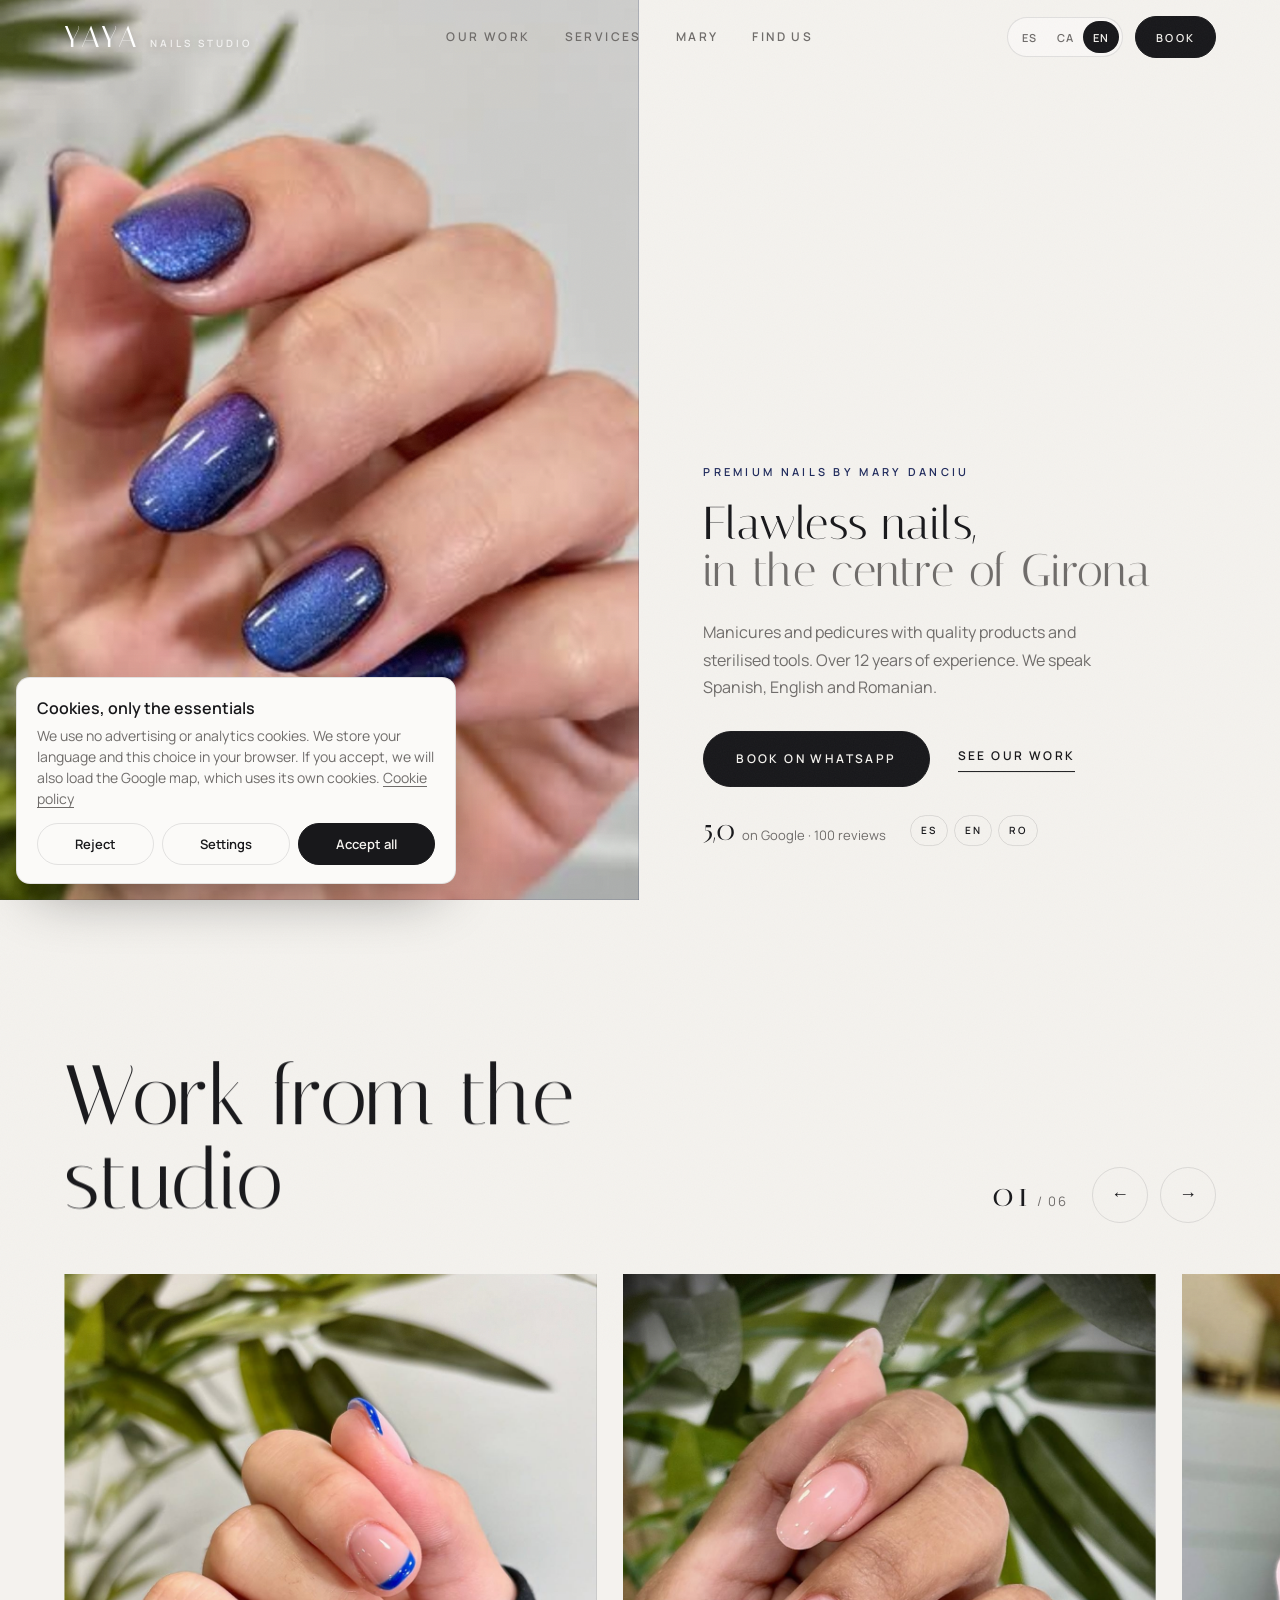
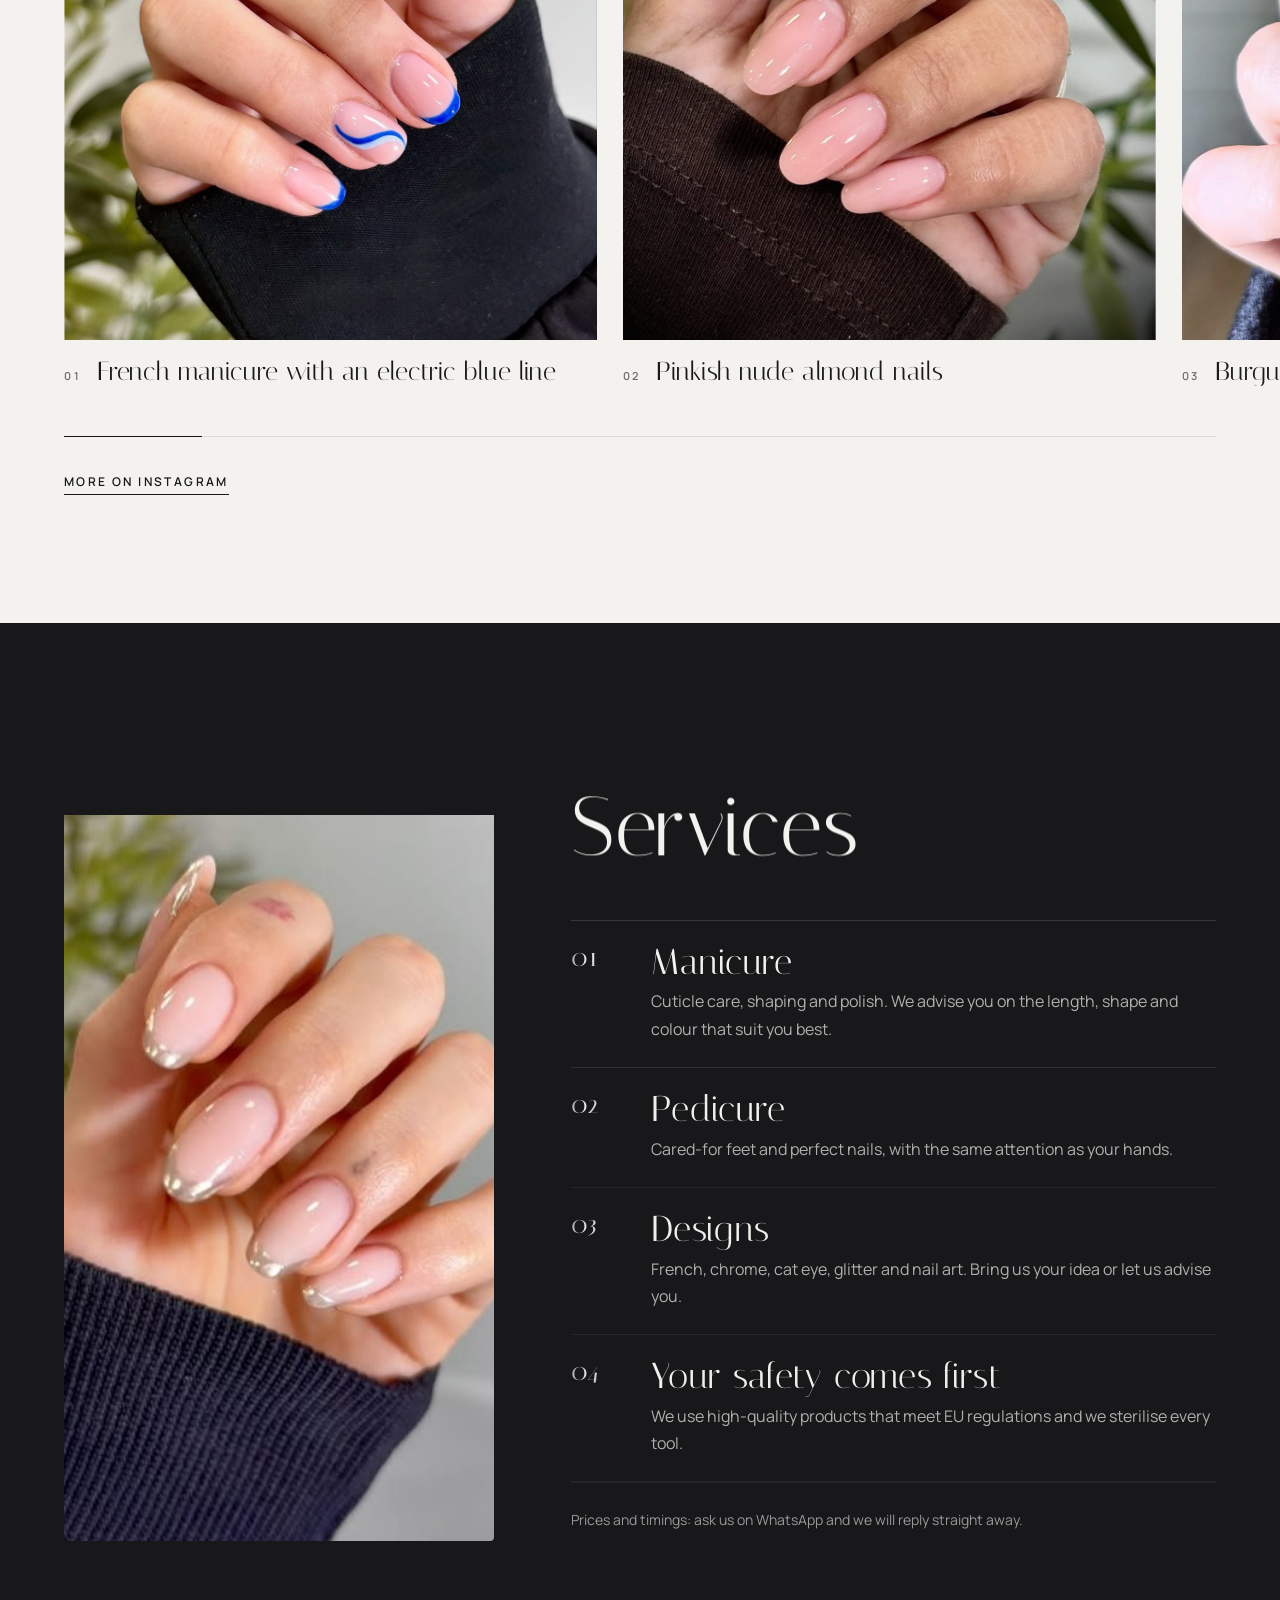
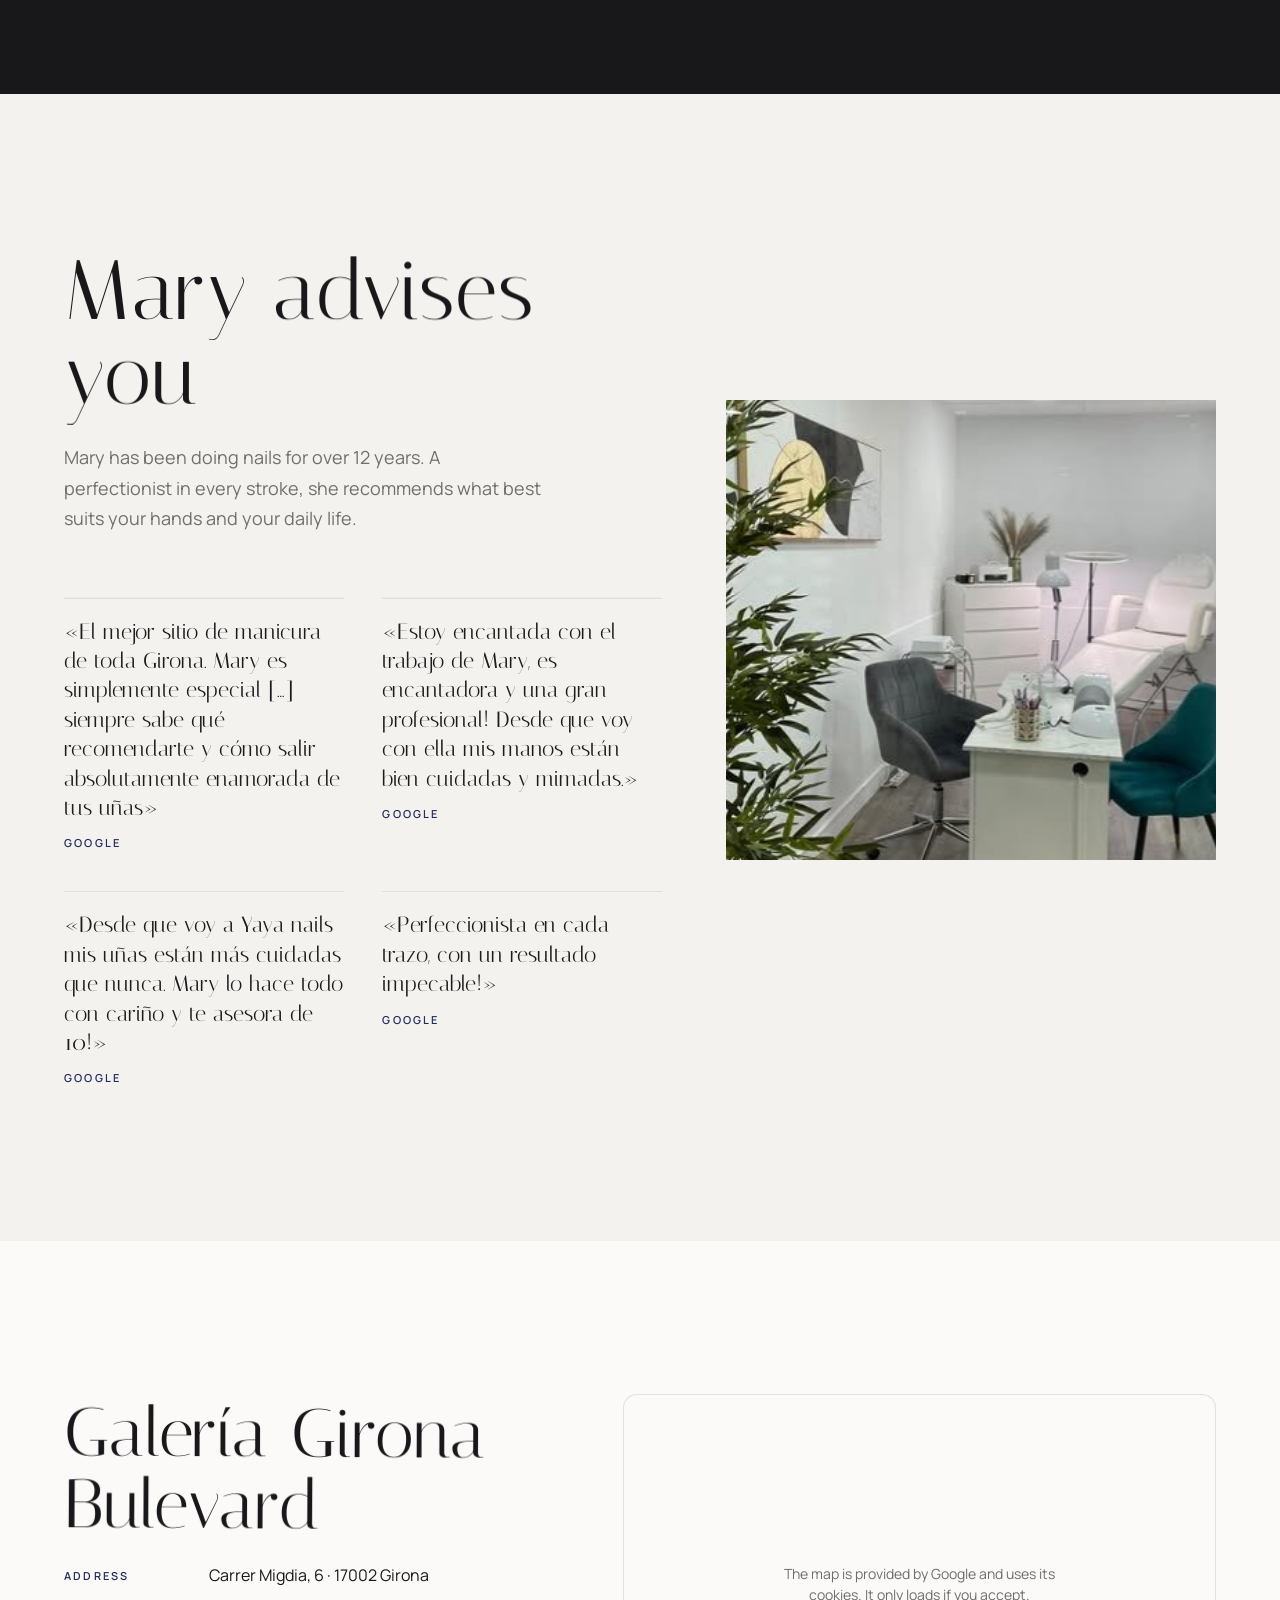
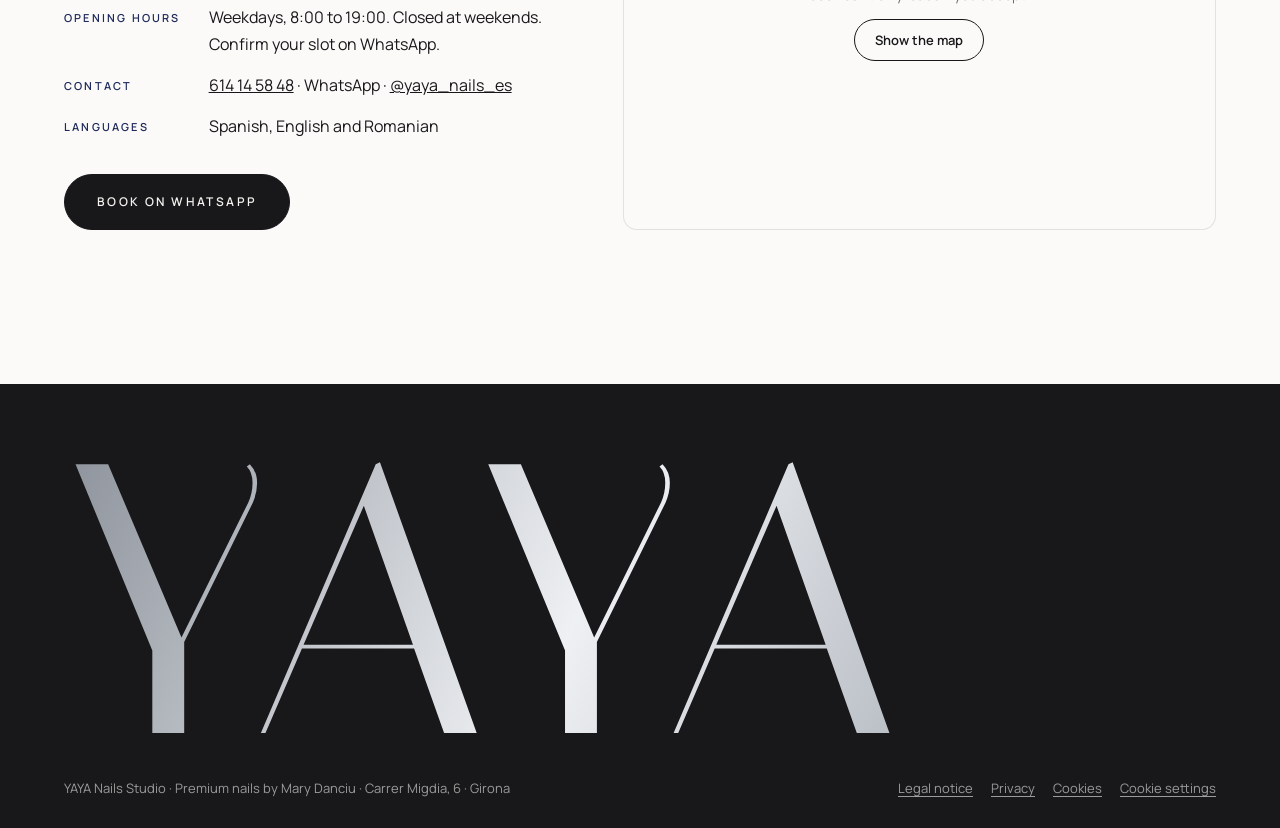
<file: index.html>
<!doctype html>
<html lang="es">
<head>
<meta charset="utf-8">
<meta name="viewport" content="width=device-width, initial-scale=1, viewport-fit=cover">
<title>YAYA Nails Studio · Uñas premium en Girona</title>
<meta name="description" content="YAYA Nails Studio, uñas premium by Mary Danciu en la Galería Girona Bulevard (Carrer Migdia 6). Manicura, pedicura, francesa, cromado y ojo de gato. 5,0 en Google. Cita por WhatsApp.">
<meta name="theme-color" content="#f4f2ee">
<link rel="icon" href="assets/favicon.svg" type="image/svg+xml">
<link rel="alternate" hreflang="es" href="?lang=es"><link rel="alternate" hreflang="ca" href="?lang=ca"><link rel="alternate" hreflang="en" href="?lang=en">
<meta property="og:title" content="YAYA Nails Studio · Uñas premium en Girona">
<meta property="og:description" content="Uñas premium by Mary Danciu. Cita por WhatsApp.">
<meta property="og:image" content="assets/img/francesa-azul.jpg">
<script>document.documentElement.classList.add('js')</script>
<link rel="stylesheet" href="css/fonts.css">
<link rel="stylesheet" href="css/premium.css">
<link rel="stylesheet" href="css/style.css">
<link rel="stylesheet" href="css/legal.css">
<script type="application/ld+json">
{"@context":"https://schema.org","@type":"NailSalon","name":"YAYA Nails Studio","telephone":"+34614145848","address":{"@type":"PostalAddress","streetAddress":"Carrer Migdia, 6 (Galería Girona Bulevard)","postalCode":"17002","addressLocality":"Girona","addressRegion":"Girona","addressCountry":"ES"},"aggregateRating":{"@type":"AggregateRating","ratingValue":"5.0","reviewCount":"100"},"sameAs":["https://www.instagram.com/yaya_nails_es/"],"knowsLanguage":["es","en","ro"]}
</script>
</head>
<body class="grain" data-cursor>
<a class="skip" href="#main" data-i18n="skip">Saltar al contenido</a>

<header class="top">
  <a class="brand" href="#main" aria-label="YAYA Nails Studio, inicio">YAYA<small>Nails Studio</small></a>
  <nav class="nav" aria-label="Principal">
    <a href="#coleccion" data-i18n="n2">Trabajos</a>
    <a href="#servicios" data-i18n="n3">Servicios</a>
    <a href="#mary">Mary</a>
    <a href="#visita" data-i18n="n4">Dónde estamos</a>
  </nav>
  <div class="top-r">
    <div class="langs" role="group" aria-label="Idioma"><button type="button" data-lang="es">ES</button><button type="button" data-lang="ca">CA</button><button type="button" data-lang="en">EN</button></div>
    <a class="btn btn-sm wa" href="https://wa.me/34614145848" target="_blank" rel="noopener" data-mag data-i18n="cita">Pedir cita</a>
  </div>
</header>

<main id="main">
  <!-- PORTADA: el reel del ojo de gato a sangre y el nombre en cromo -->
  <section class="hero" id="hero" aria-labelledby="h1">
    <figure class="h-vid" id="hVid">
      <video data-video autoplay muted loop playsinline preload="auto" poster="assets/img/ojo-de-gato.jpg" aria-label="Uñas azul noche con efecto ojo de gato moviéndose bajo la luz" data-i18n-attr="aria-label:g2"><source src="assets/video/ojo-de-gato.mp4" type="video/mp4"></video>
    </figure>
    <div class="h-txt">
      <p class="name" aria-hidden="true"><span>Y</span><span>A</span><span>Y</span><span>A</span></p>
      <p class="kick" data-hero data-d=".6" data-i18n="hk">Uñas premium by Mary Danciu</p>
      <h1 id="h1"><span data-split data-hero data-d=".7" data-i18n="h1a">Uñas impecables,</span> <span class="i" data-split data-hero data-d=".8" data-i18n="h1b">en el centro de Girona</span></h1>
      <p class="hero-p" data-hero data-d=".95" data-i18n="hp">Manicura y pedicura con productos de calidad y herramientas esterilizadas. Más de 12 años de experiencia. Te atendemos en español, inglés y rumano.</p>
      <div class="hero-cta" data-hero data-d="1.05">
        <a class="btn wa" href="https://wa.me/34614145848" target="_blank" rel="noopener" data-mag data-i18n="citaWa">Pedir cita por WhatsApp</a>
        <a class="link" href="#coleccion" data-i18n="see">Ver trabajos</a>
      </div>
      <div class="hero-meta" data-hero data-d="1.15">
        <p class="rate"><b>5,0</b> <span data-i18n="rate">en Google · 100 reseñas</span></p>
        <ul class="tongues" aria-label="Idiomas"><li>ES</li><li>EN</li><li>RO</li></ul>
      </div>
    </div>
  </section>

  <!-- COLECCIÓN: un lookbook que se arrastra -->
  <section class="coleccion" id="coleccion" aria-labelledby="c-h">
    <div class="c-head">
      <h2 id="c-h" data-split data-i18n="th">Trabajos del estudio</h2>
      <div class="c-nav">
        <p class="c-count" aria-hidden="true"><b id="cNum">01</b> / <span id="cTot">06</span></p>
        <button type="button" class="arw" id="cPrev" aria-label="Anterior" data-i18n-attr="aria-label:prev">←</button>
        <button type="button" class="arw" id="cNext" aria-label="Siguiente" data-i18n-attr="aria-label:next">→</button>
      </div>
    </div>
    <div class="track" id="track" tabindex="0" aria-label="Galería de trabajos" data-i18n-attr="aria-label:galL">
      <figure class="slide"><img src="assets/img/francesa-azul.jpg" alt="Francesa con línea azul eléctrico" width="1132" height="1440" loading="lazy" data-i18n-attr="alt:g4"><figcaption><span>01</span><b data-i18n="g4">Francesa con línea azul eléctrico</b></figcaption></figure>
      <figure class="slide"><img src="assets/img/nude-almendra.jpg" alt="Uñas nude rosadas en forma de almendra" width="1140" height="1440" loading="lazy" data-i18n-attr="alt:g3"><figcaption><span>02</span><b data-i18n="g3">Uñas nude rosadas en forma de almendra</b></figcaption></figure>
      <figure class="slide"><img src="assets/img/burdeos-brillo.jpg" alt="Uñas burdeos con brillo y un anillo dorado" width="1402" height="1440" loading="lazy" data-i18n-attr="alt:g1"><figcaption><span>03</span><b data-i18n="g1">Uñas burdeos con brillo y un anillo dorado</b></figcaption></figure>
      <figure class="slide"><img src="assets/img/nude-cromo.jpg" alt="Uñas nude con detalles cromados en espiral" width="1152" height="1440" loading="lazy" data-i18n-attr="alt:g6"><figcaption><span>04</span><b data-i18n="g6">Uñas nude con detalles cromados en espiral</b></figcaption></figure>
      <figure class="slide"><img src="assets/img/rosa-largo.jpg" alt="Uñas largas rosa claro sobre ropa vaquera" width="1152" height="1440" loading="lazy" data-i18n-attr="alt:g7"><figcaption><span>05</span><b data-i18n="g7">Uñas largas rosa claro sobre ropa vaquera</b></figcaption></figure>
      <figure class="slide"><img src="assets/img/francesa-rosa.jpg" alt="Francesa con punta rosa" width="1152" height="1440" loading="lazy" data-i18n-attr="alt:g8"><figcaption><span>06</span><b data-i18n="g8">Francesa con punta rosa</b></figcaption></figure>
    </div>
    <div class="c-bar" aria-hidden="true"><i id="cBar"></i></div>
    <a class="link" href="https://www.instagram.com/yaya_nails_es/" target="_blank" rel="noopener" data-i18n="more">Más en Instagram</a>
  </section>

  <!-- SERVICIOS -->
  <section class="servicios" id="servicios" aria-labelledby="s-h">
    <figure class="s-vid" data-img><video data-video autoplay muted loop playsinline preload="metadata" poster="assets/img/francesa-cromo.jpg" aria-label="Francesa con punta cromada" data-i18n-attr="aria-label:g5"><source src="assets/video/cromo.mp4" type="video/mp4"></video></figure>
    <div class="s-txt">
      <h2 id="s-h" data-split data-i18n="sh">Servicios</h2>
      <ol class="s-list">
        <li data-up><span>01</span><div><h3 data-i18n="s1h">Manicura</h3><p data-i18n="s1p">Cuidado de cutículas, forma y esmaltado. Te asesoramos sobre el largo, la forma y el color que mejor te quedan.</p></div></li>
        <li data-up><span>02</span><div><h3 data-i18n="s2h">Pedicura</h3><p data-i18n="s2p">Pies cuidados y uñas perfectas, con el mismo mimo que en las manos.</p></div></li>
        <li data-up><span>03</span><div><h3 data-i18n="s3h">Diseños</h3><p data-i18n="s3p">Francesa, cromado, ojo de gato, brillo y nail art. Tráenos tu idea o déjate aconsejar.</p></div></li>
        <li data-up><span>04</span><div><h3 data-i18n="s4h">Tu seguridad, primero</h3><p data-i18n="s4p">Trabajamos con productos de alta calidad que cumplen la normativa europea y esterilizamos todas las herramientas.</p></div></li>
      </ol>
      <p class="s-note" data-up data-i18n="snote">Precios y duración: pregúntanos por WhatsApp y te respondemos enseguida.</p>
    </div>
  </section>

  <!-- MARY -->
  <section class="mary" id="mary" aria-labelledby="m-h">
    <div class="m-top">
      <h2 id="m-h" data-split data-i18n="mh">Mary te asesora</h2>
      <p data-up data-i18n="mp">Mary lleva más de 12 años haciendo uñas. Perfeccionista en cada trazo, te recomienda lo que mejor va con tus manos y tu día a día.</p>
    </div>
    <figure class="m-img" data-img><img src="assets/img/estudio.jpg" alt="El estudio de YAYA Nails, luminoso, con mesa de manicura y plantas" width="640" height="800" loading="lazy" data-par=".08" data-i18n-attr="alt:aEst"></figure>
    <div class="m-revs">
      <figure data-up><blockquote lang="es"><p>«El mejor sitio de manicura de toda Girona. Mary es simplemente especial […] siempre sabe qué recomendarte y cómo salir absolutamente enamorada de tus uñas»</p></blockquote><figcaption>Google</figcaption></figure>
      <figure data-up><blockquote lang="es"><p>«Estoy encantada con el trabajo de Mary, es encantadora y una gran profesional! Desde que voy con ella mis manos están bien cuidadas y mimadas.»</p></blockquote><figcaption>Google</figcaption></figure>
      <figure data-up><blockquote lang="es"><p>«Desde que voy a Yaya nails mis uñas están más cuidadas que nunca. Mary lo hace todo con cariño y te asesora de 10!»</p></blockquote><figcaption>Google</figcaption></figure>
      <figure data-up><blockquote lang="es"><p>«Perfeccionista en cada trazo, con un resultado impecable!»</p></blockquote><figcaption>Google</figcaption></figure>
    </div>
  </section>

  <!-- VISITA -->
  <section class="visita" id="visita" aria-labelledby="v-h">
    <div class="v-txt">
      <h2 id="v-h" data-split data-i18n="vh">Galería Girona Bulevard</h2>
      <dl>
        <dt data-i18n="d1">Dirección</dt><dd>Carrer Migdia, 6 · 17002 Girona</dd>
        <dt data-i18n="d2">Horario</dt><dd data-i18n="d2v">Entre semana, de 8:00 a 19:00. Fin de semana cerrado. Confirma tu hora por WhatsApp.</dd>
        <dt data-i18n="d3">Contacto</dt><dd><a class="wa" href="https://wa.me/34614145848" target="_blank" rel="noopener">614 14 58 48</a> · WhatsApp · <a href="https://www.instagram.com/yaya_nails_es/" target="_blank" rel="noopener">@yaya_nails_es</a></dd>
        <dt data-i18n="d4">Idiomas</dt><dd data-i18n="d4v">Español, inglés y rumano</dd>
      </dl>
      <a class="btn wa" href="https://wa.me/34614145848" target="_blank" rel="noopener" data-mag data-i18n="citaWa">Pedir cita por WhatsApp</a>
    </div>
    <div class="cc-map v-map" data-src="https://www.google.com/maps?q=YAYA+Nails+Studio,+Carrer+Migdia+6,+17002+Girona&output=embed" data-title="Mapa: YAYA Nails Studio"></div>
  </section>
</main>

<footer class="foot">
  <p class="foot-mark" aria-hidden="true">YAYA</p>
  <div class="foot-row">
    <p>YAYA Nails Studio · <span data-i18n="hk">Uñas premium by Mary Danciu</span> · Carrer Migdia, 6 · Girona</p>
    <nav class="foot-links" aria-label="Información legal">
      <a href="aviso-legal.html" data-i18n="lg1">Aviso legal</a>
      <a href="privacidad.html" data-i18n="lg2">Privacidad</a>
      <a href="cookies.html" data-i18n="lg3">Cookies</a>
      <button type="button" data-cookies-open data-i18n="lg4">Configurar cookies</button>
    </nav>
  </div>
</footer>

<script src="js/lang.js"></script>
<script src="js/i18n.js" data-site="yaya-nails-studio"></script>
<script src="js/consent.js" data-site="yaya-nails-studio"></script>
<script src="js/vendor/gsap.min.js"></script>
<script src="js/vendor/ScrollTrigger.min.js"></script>
<script src="js/vendor/lenis.min.js"></script>
<script src="js/premium.js"></script>
<script src="js/main.js"></script>
</body>
</html>
</file>
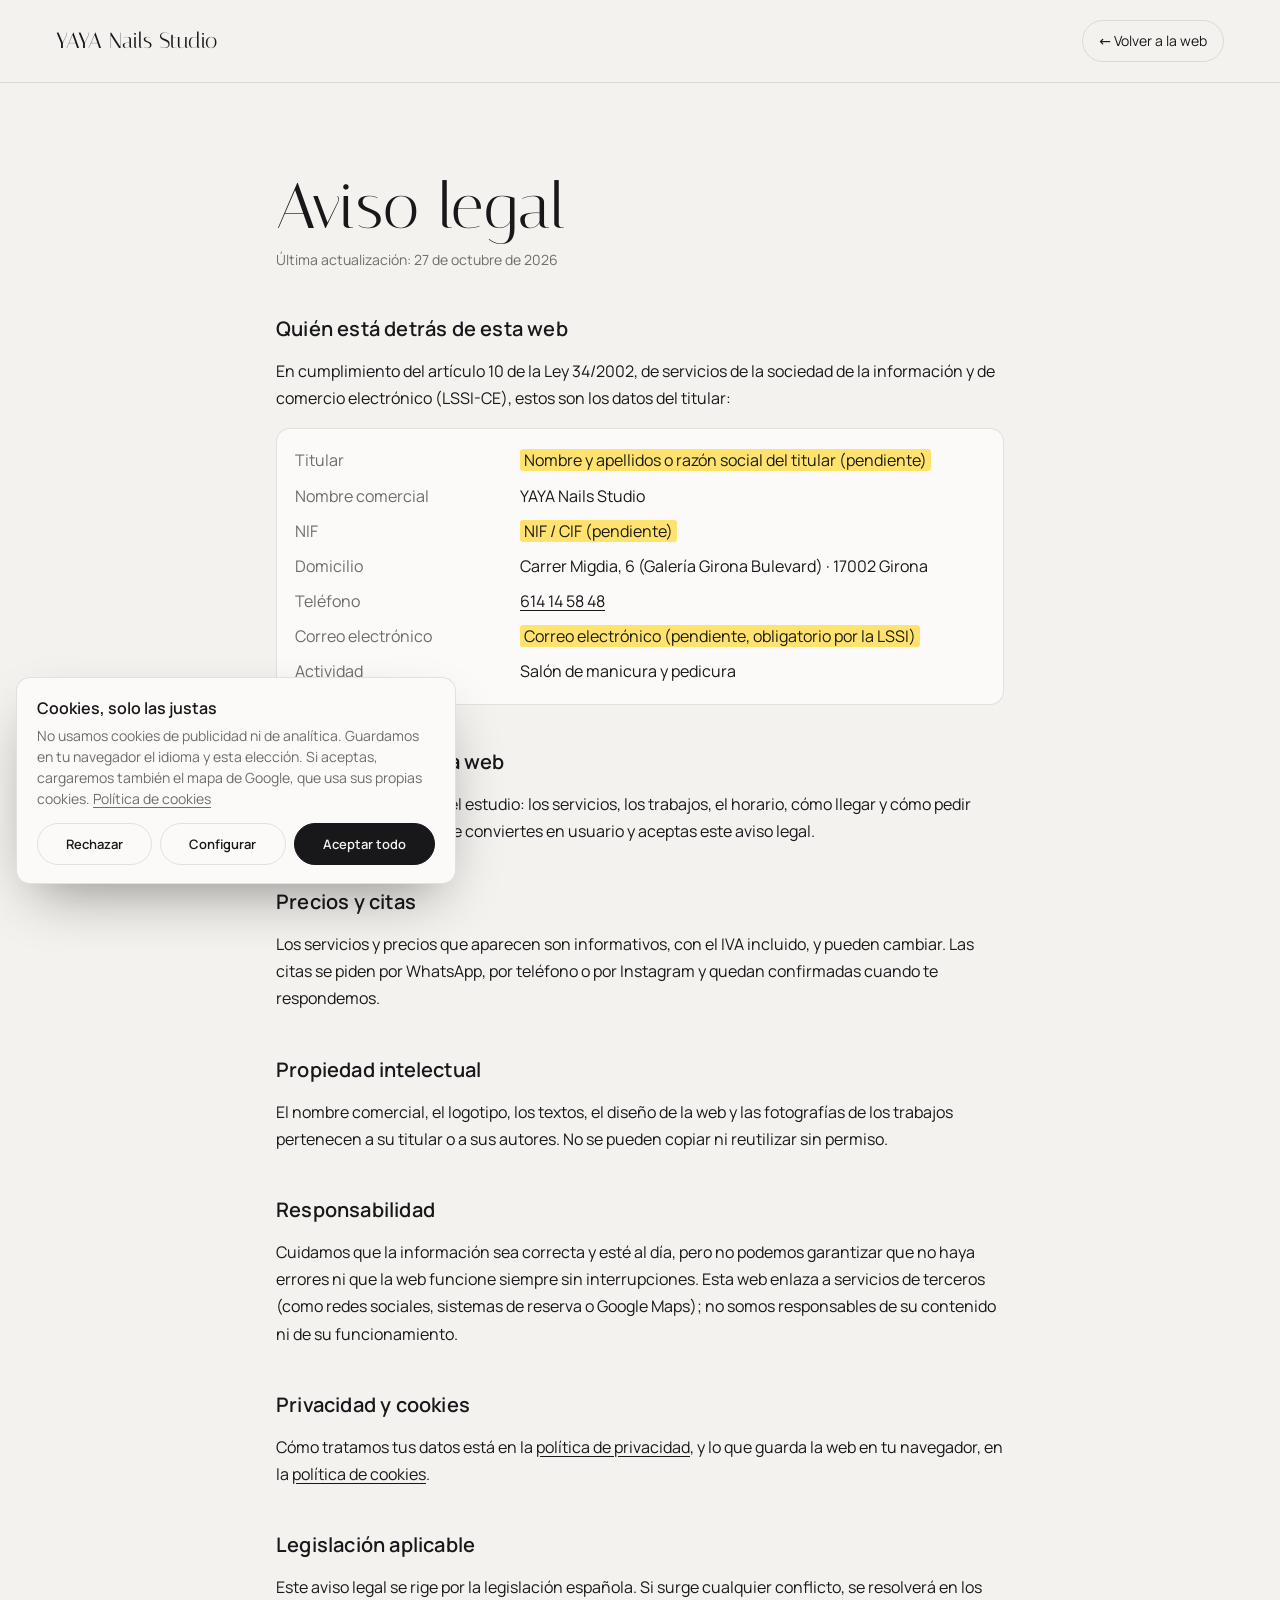
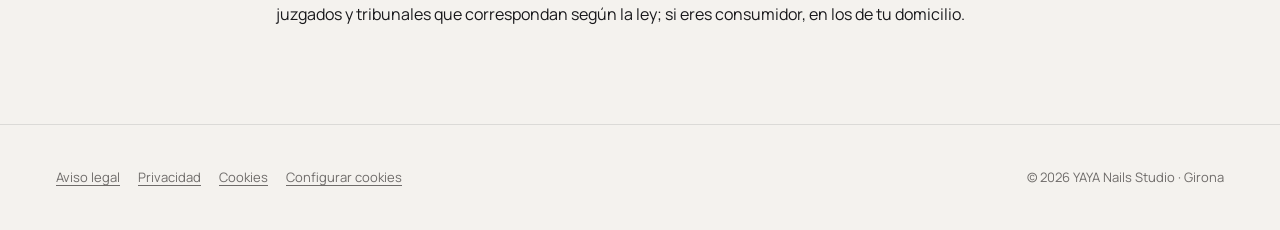
<file: aviso-legal.html>
<!doctype html>
<html lang="es">
<head>
<meta charset="utf-8">
<meta name="viewport" content="width=device-width, initial-scale=1, viewport-fit=cover">
<title>Aviso legal · YAYA Nails Studio</title>
<meta name="robots" content="noindex, follow">
<meta name="theme-color" content="#f4f2ee">
<link rel="icon" href="assets/favicon.svg" type="image/svg+xml">
<link rel="stylesheet" href="css/fonts.css">
<link rel="stylesheet" href="css/premium.css">
<link rel="stylesheet" href="css/style.css">
<link rel="stylesheet" href="css/legal.css">
</head>
<body class="legal-page">
<header class="legal-top">
  <a class="legal-brand" href="./">YAYA Nails Studio</a>
  <a class="legal-back" href="./">&larr; Volver a la web</a>
</header>
<main class="legal">
  <h1>Aviso legal</h1>
  <p class="upd">Última actualización: 27 de octubre de 2026</p>

  <h2>Quién está detrás de esta web</h2>
  <p>En cumplimiento del artículo 10 de la Ley 34/2002, de servicios de la sociedad de la información y de comercio electrónico (LSSI-CE), estos son los datos del titular:</p>
  <dl>
    <dt>Titular</dt><dd><mark>Nombre y apellidos o razón social del titular (pendiente)</mark></dd>
    <dt>Nombre comercial</dt><dd>YAYA Nails Studio</dd>
    <dt>NIF</dt><dd><mark>NIF / CIF (pendiente)</mark></dd>
    <dt>Domicilio</dt><dd>Carrer Migdia, 6 (Galería Girona Bulevard) · 17002 Girona</dd>
    <dt>Teléfono</dt><dd><a href="tel:+34614145848">614 14 58 48</a></dd>
    <dt>Correo electrónico</dt><dd><mark>Correo electrónico (pendiente, obligatorio por la LSSI)</mark></dd>
    <dt>Actividad</dt><dd>Salón de manicura y pedicura</dd>
  </dl>

  <h2>Para qué sirve esta web</h2>
  <p>Esta web informa sobre el estudio: los servicios, los trabajos, el horario, cómo llegar y cómo pedir cita. Al navegar por ella te conviertes en usuario y aceptas este aviso legal.</p>

  <h2>Precios y citas</h2>
  <p>Los servicios y precios que aparecen son informativos, con el IVA incluido, y pueden cambiar. Las citas se piden por WhatsApp, por teléfono o por Instagram y quedan confirmadas cuando te respondemos.</p>

  <h2>Propiedad intelectual</h2>
  <p>El nombre comercial, el logotipo, los textos, el diseño de la web y las fotografías de los trabajos pertenecen a su titular o a sus autores. No se pueden copiar ni reutilizar sin permiso.</p>

  <h2>Responsabilidad</h2>
  <p>Cuidamos que la información sea correcta y esté al día, pero no podemos garantizar que no haya errores ni que la web funcione siempre sin interrupciones. Esta web enlaza a servicios de terceros (como redes sociales, sistemas de reserva o Google Maps); no somos responsables de su contenido ni de su funcionamiento.</p>

  <h2>Privacidad y cookies</h2>
  <p>Cómo tratamos tus datos está en la <a href="privacidad.html">política de privacidad</a>, y lo que guarda la web en tu navegador, en la <a href="cookies.html">política de cookies</a>.</p>

  <h2>Legislación aplicable</h2>
  <p>Este aviso legal se rige por la legislación española. Si surge cualquier conflicto, se resolverá en los juzgados y tribunales que correspondan según la ley; si eres consumidor, en los de tu domicilio.</p>
</main>
<footer class="legal-foot">
  <nav class="legal-links" aria-label="Información legal">
    <a href="aviso-legal.html" aria-current="page">Aviso legal</a>
    <a href="privacidad.html">Privacidad</a>
    <a href="cookies.html">Cookies</a>
    <button type="button" data-cookies-open>Configurar cookies</button>
  </nav>
  <p>© 2026 YAYA Nails Studio · Girona</p>
</footer>
<script src="js/consent.js" data-site="yaya-nails-studio"></script>
</body>
</html>
</file>
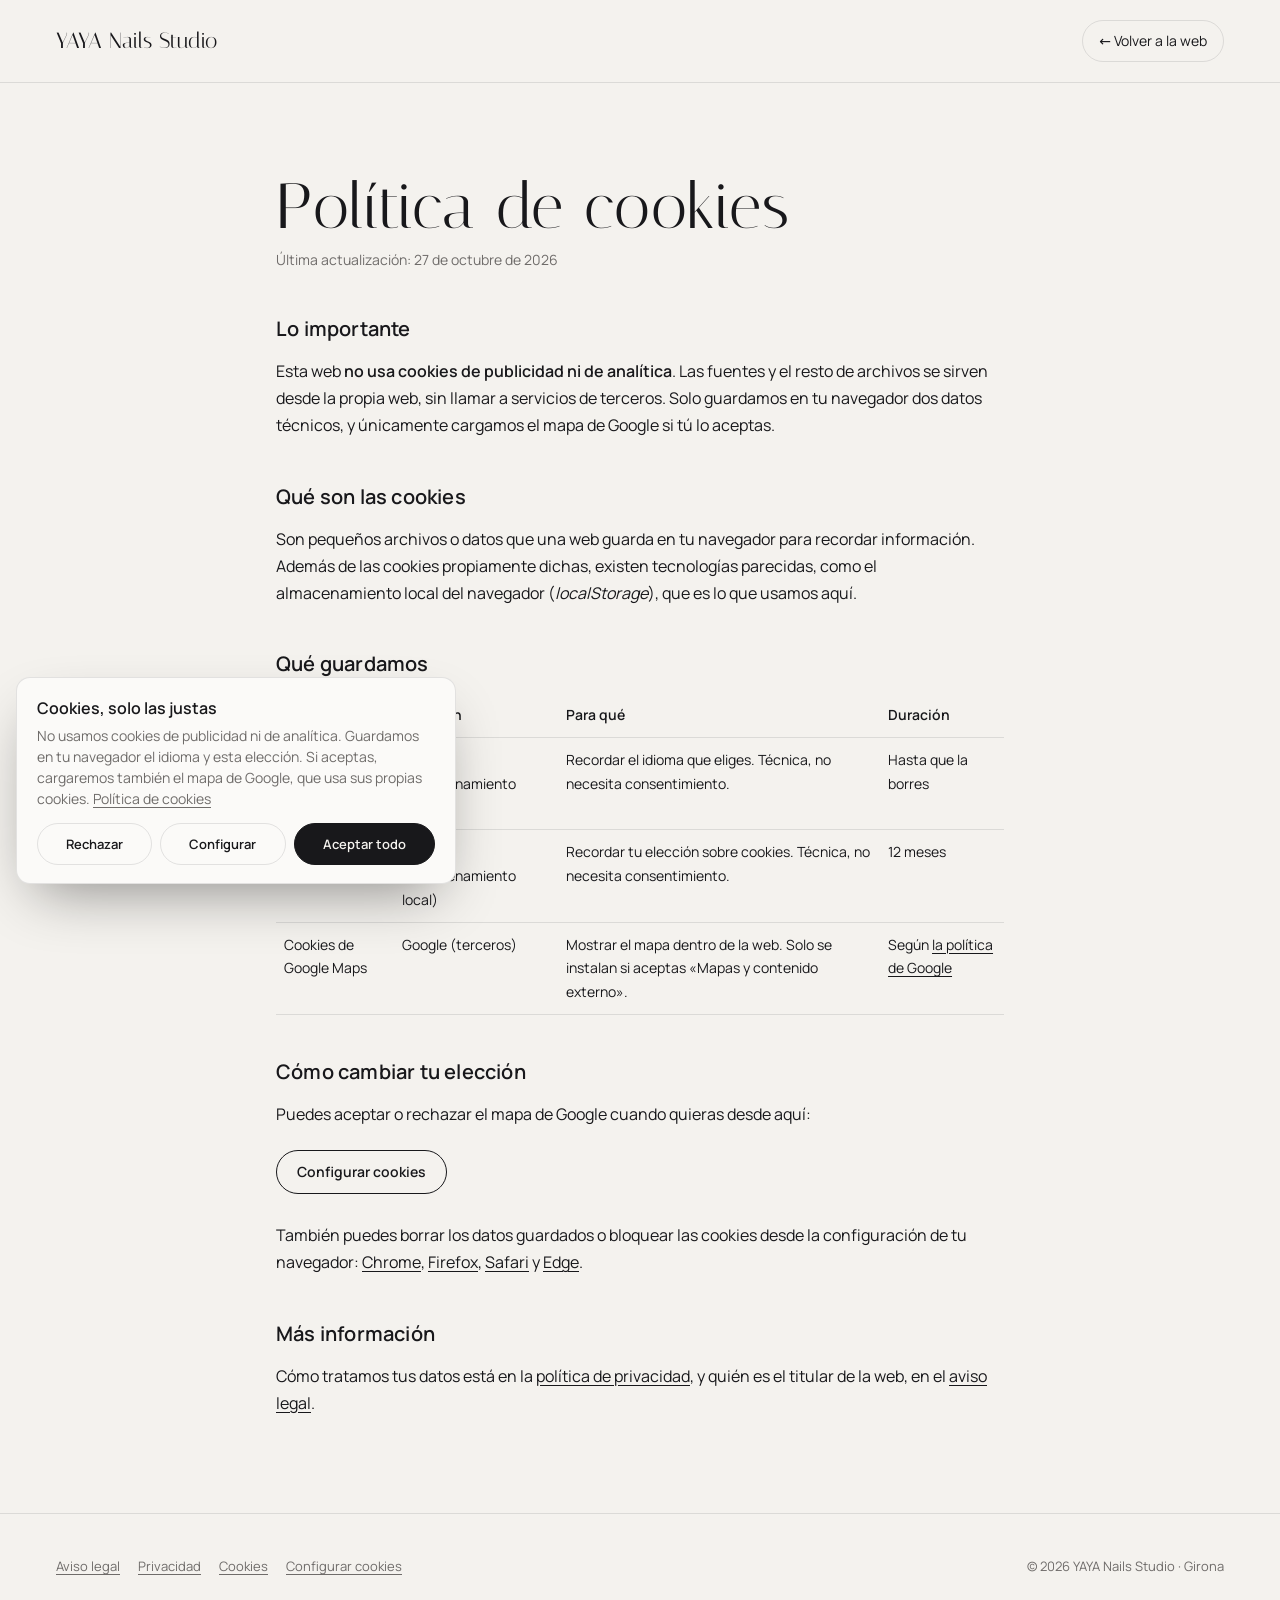
<file: cookies.html>
<!doctype html>
<html lang="es">
<head>
<meta charset="utf-8">
<meta name="viewport" content="width=device-width, initial-scale=1, viewport-fit=cover">
<title>Política de cookies · YAYA Nails Studio</title>
<meta name="robots" content="noindex, follow">
<meta name="theme-color" content="#f4f2ee">
<link rel="icon" href="assets/favicon.svg" type="image/svg+xml">
<link rel="stylesheet" href="css/fonts.css">
<link rel="stylesheet" href="css/premium.css">
<link rel="stylesheet" href="css/style.css">
<link rel="stylesheet" href="css/legal.css">
</head>
<body class="legal-page">
<header class="legal-top">
  <a class="legal-brand" href="./">YAYA Nails Studio</a>
  <a class="legal-back" href="./">&larr; Volver a la web</a>
</header>
<main class="legal">
  <h1>Política de cookies</h1>
  <p class="upd">Última actualización: 27 de octubre de 2026</p>

  <h2>Lo importante</h2>
  <p>Esta web <strong>no usa cookies de publicidad ni de analítica</strong>. Las fuentes y el resto de archivos se sirven desde la propia web, sin llamar a servicios de terceros. Solo guardamos en tu navegador dos datos técnicos, y únicamente cargamos el mapa de Google si tú lo aceptas.</p>

  <h2>Qué son las cookies</h2>
  <p>Son pequeños archivos o datos que una web guarda en tu navegador para recordar información. Además de las cookies propiamente dichas, existen tecnologías parecidas, como el almacenamiento local del navegador (<em>localStorage</em>), que es lo que usamos aquí.</p>

  <h2>Qué guardamos</h2>
  <table>
    <thead><tr><th>Nombre</th><th>De quién</th><th>Para qué</th><th>Duración</th></tr></thead>
    <tbody>
      <tr><td>yaya-nails-studio-lang</td><td>Propia (almacenamiento local)</td><td>Recordar el idioma que eliges. Técnica, no necesita consentimiento.</td><td>Hasta que la borres</td></tr>
      <tr><td>yaya-nails-studio-consent</td><td>Propia (almacenamiento local)</td><td>Recordar tu elección sobre cookies. Técnica, no necesita consentimiento.</td><td>12 meses</td></tr>
      <tr><td>Cookies de Google Maps</td><td>Google (terceros)</td><td>Mostrar el mapa dentro de la web. Solo se instalan si aceptas «Mapas y contenido externo».</td><td>Según <a href="https://policies.google.com/technologies/cookies?hl=es" target="_blank" rel="noopener">la política de Google</a></td></tr>
    </tbody>
  </table>

  <h2>Cómo cambiar tu elección</h2>
  <p>Puedes aceptar o rechazar el mapa de Google cuando quieras desde aquí:</p>
  <button type="button" class="legal-btn" data-cookies-open>Configurar cookies</button>
  <p>También puedes borrar los datos guardados o bloquear las cookies desde la configuración de tu navegador:
    <a href="https://support.google.com/chrome/answer/95647?hl=es" target="_blank" rel="noopener">Chrome</a>,
    <a href="https://support.mozilla.org/es/kb/Borrar%20cookies" target="_blank" rel="noopener">Firefox</a>,
    <a href="https://support.apple.com/es-es/guide/safari/sfri11471/mac" target="_blank" rel="noopener">Safari</a> y
    <a href="https://support.microsoft.com/es-es/microsoft-edge/eliminar-las-cookies-en-microsoft-edge-63947406-40ac-c3b8-57b9-2a946a29ae09" target="_blank" rel="noopener">Edge</a>.</p>

  <h2>Más información</h2>
  <p>Cómo tratamos tus datos está en la <a href="privacidad.html">política de privacidad</a>, y quién es el titular de la web, en el <a href="aviso-legal.html">aviso legal</a>.</p>
</main>
<footer class="legal-foot">
  <nav class="legal-links" aria-label="Información legal">
    <a href="aviso-legal.html">Aviso legal</a>
    <a href="privacidad.html">Privacidad</a>
    <a href="cookies.html" aria-current="page">Cookies</a>
    <button type="button" data-cookies-open>Configurar cookies</button>
  </nav>
  <p>© 2026 YAYA Nails Studio · Girona</p>
</footer>
<script src="js/consent.js" data-site="yaya-nails-studio"></script>
</body>
</html>
</file>
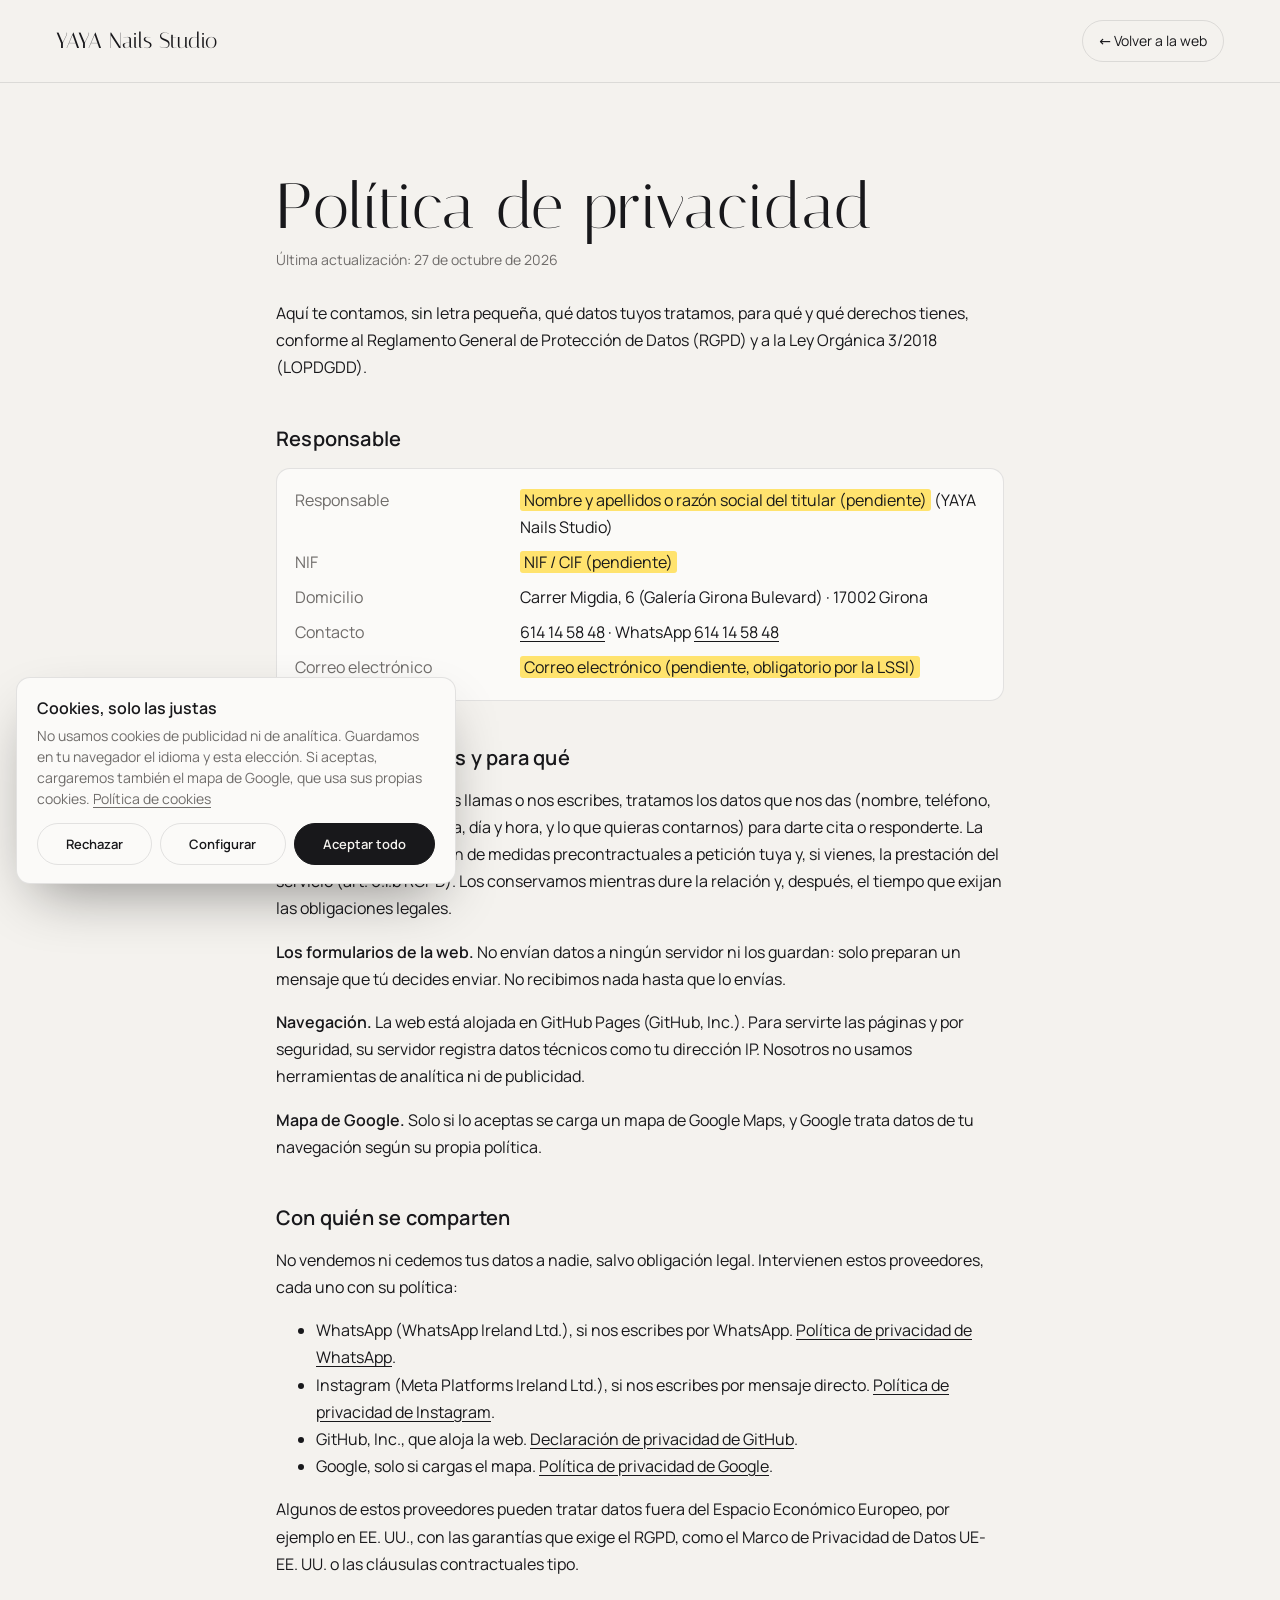
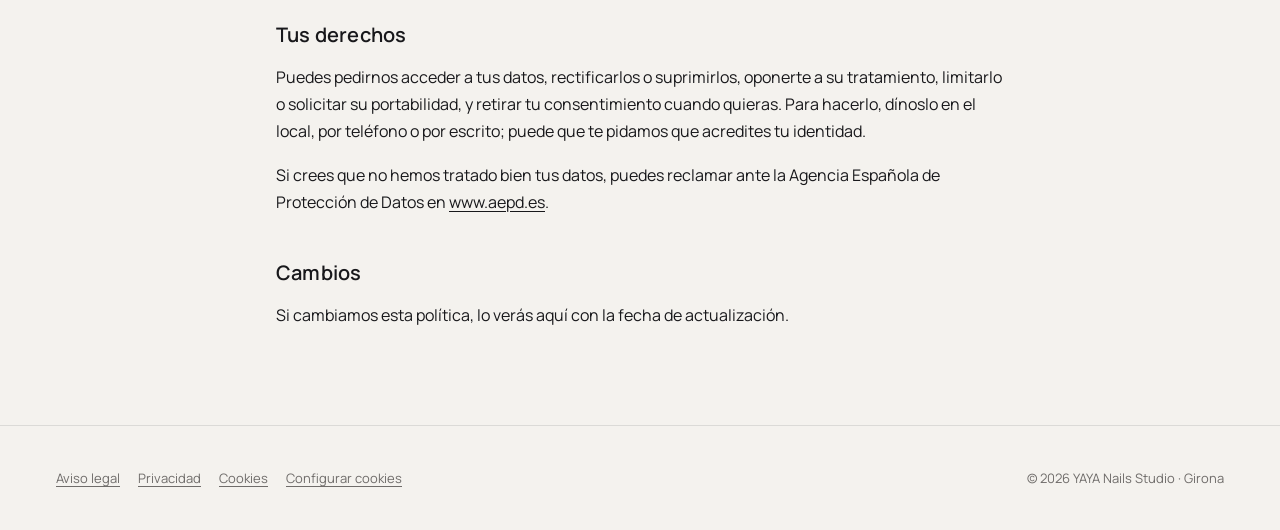
<file: privacidad.html>
<!doctype html>
<html lang="es">
<head>
<meta charset="utf-8">
<meta name="viewport" content="width=device-width, initial-scale=1, viewport-fit=cover">
<title>Política de privacidad · YAYA Nails Studio</title>
<meta name="robots" content="noindex, follow">
<meta name="theme-color" content="#f4f2ee">
<link rel="icon" href="assets/favicon.svg" type="image/svg+xml">
<link rel="stylesheet" href="css/fonts.css">
<link rel="stylesheet" href="css/premium.css">
<link rel="stylesheet" href="css/style.css">
<link rel="stylesheet" href="css/legal.css">
</head>
<body class="legal-page">
<header class="legal-top">
  <a class="legal-brand" href="./">YAYA Nails Studio</a>
  <a class="legal-back" href="./">&larr; Volver a la web</a>
</header>
<main class="legal">
  <h1>Política de privacidad</h1>
  <p class="upd">Última actualización: 27 de octubre de 2026</p>
  <p>Aquí te contamos, sin letra pequeña, qué datos tuyos tratamos, para qué y qué derechos tienes, conforme al Reglamento General de Protección de Datos (RGPD) y a la Ley Orgánica 3/2018 (LOPDGDD).</p>

  <h2>Responsable</h2>
  <dl>
    <dt>Responsable</dt><dd><mark>Nombre y apellidos o razón social del titular (pendiente)</mark> (YAYA Nails Studio)</dd>
    <dt>NIF</dt><dd><mark>NIF / CIF (pendiente)</mark></dd>
    <dt>Domicilio</dt><dd>Carrer Migdia, 6 (Galería Girona Bulevard) · 17002 Girona</dd>
    <dt>Contacto</dt><dd><a href="tel:+34614145848">614 14 58 48</a> · WhatsApp <a href="https://wa.me/34614145848">614 14 58 48</a></dd>
    <dt>Correo electrónico</dt><dd><mark>Correo electrónico (pendiente, obligatorio por la LSSI)</mark></dd>
  </dl>

  <h2>Qué datos tratamos y para qué</h2>
  <p><strong>Citas y consultas.</strong> Si nos llamas o nos escribes, tratamos los datos que nos das (nombre, teléfono, el servicio que te interesa, día y hora, y lo que quieras contarnos) para darte cita o responderte. La base legal es la aplicación de medidas precontractuales a petición tuya y, si vienes, la prestación del servicio (art. 6.1.b RGPD). Los conservamos mientras dure la relación y, después, el tiempo que exijan las obligaciones legales.</p>
  <p><strong>Los formularios de la web.</strong> No envían datos a ningún servidor ni los guardan: solo preparan un mensaje que tú decides enviar. No recibimos nada hasta que lo envías.</p>
  <p><strong>Navegación.</strong> La web está alojada en GitHub Pages (GitHub, Inc.). Para servirte las páginas y por seguridad, su servidor registra datos técnicos como tu dirección IP. Nosotros no usamos herramientas de analítica ni de publicidad.</p>
  <p><strong>Mapa de Google.</strong> Solo si lo aceptas se carga un mapa de Google Maps, y Google trata datos de tu navegación según su propia política.</p>

  <h2>Con quién se comparten</h2>
  <p>No vendemos ni cedemos tus datos a nadie, salvo obligación legal. Intervienen estos proveedores, cada uno con su política:</p>
  <ul>
    <li>WhatsApp (WhatsApp Ireland Ltd.), si nos escribes por WhatsApp. <a href="https://www.whatsapp.com/legal/privacy-policy-eea" target="_blank" rel="noopener">Política de privacidad de WhatsApp</a>.</li>
    <li>Instagram (Meta Platforms Ireland Ltd.), si nos escribes por mensaje directo. <a href="https://privacycenter.instagram.com/policy" target="_blank" rel="noopener">Política de privacidad de Instagram</a>.</li>
    <li>GitHub, Inc., que aloja la web. <a href="https://docs.github.com/es/site-policy/privacy-policies/github-general-privacy-statement" target="_blank" rel="noopener">Declaración de privacidad de GitHub</a>.</li>
    <li>Google, solo si cargas el mapa. <a href="https://policies.google.com/privacy?hl=es" target="_blank" rel="noopener">Política de privacidad de Google</a>.</li>
  </ul>
  <p>Algunos de estos proveedores pueden tratar datos fuera del Espacio Económico Europeo, por ejemplo en EE. UU., con las garantías que exige el RGPD, como el Marco de Privacidad de Datos UE-EE. UU. o las cláusulas contractuales tipo.</p>

  <h2>Tus derechos</h2>
  <p>Puedes pedirnos acceder a tus datos, rectificarlos o suprimirlos, oponerte a su tratamiento, limitarlo o solicitar su portabilidad, y retirar tu consentimiento cuando quieras. Para hacerlo, dínoslo en el local, por teléfono o por escrito; puede que te pidamos que acredites tu identidad.</p>
  <p>Si crees que no hemos tratado bien tus datos, puedes reclamar ante la Agencia Española de Protección de Datos en <a href="https://www.aepd.es/" target="_blank" rel="noopener">www.aepd.es</a>.</p>

  <h2>Cambios</h2>
  <p>Si cambiamos esta política, lo verás aquí con la fecha de actualización.</p>
</main>
<footer class="legal-foot">
  <nav class="legal-links" aria-label="Información legal">
    <a href="aviso-legal.html">Aviso legal</a>
    <a href="privacidad.html" aria-current="page">Privacidad</a>
    <a href="cookies.html">Cookies</a>
    <button type="button" data-cookies-open>Configurar cookies</button>
  </nav>
  <p>© 2026 YAYA Nails Studio · Girona</p>
</footer>
<script src="js/consent.js" data-site="yaya-nails-studio"></script>
</body>
</html>
</file>
<file: css/fonts.css>
/* Fuentes alojadas en la propia web (sin llamadas a Google) */
@font-face {
  font-family: 'Italiana';
  font-style: normal;
  font-weight: 400;
  font-display: swap;
  src: url(../assets/fonts/italiana-normal-400-latin.woff2) format('woff2');
  unicode-range: U+0000-00FF, U+0131, U+0152-0153, U+02BB-02BC, U+02C6, U+02DA, U+02DC, U+0304, U+0308, U+0329, U+2000-206F, U+20AC, U+2122, U+2191, U+2193, U+2212, U+2215, U+FEFF, U+FFFD;
}
@font-face {
  font-family: 'Manrope';
  font-style: normal;
  font-weight: 300 600;
  font-display: swap;
  src: url(../assets/fonts/manrope-normal-300-600-latin-ext.woff2) format('woff2');
  unicode-range: U+0100-02BA, U+02BD-02C5, U+02C7-02CC, U+02CE-02D7, U+02DD-02FF, U+0304, U+0308, U+0329, U+1D00-1DBF, U+1E00-1E9F, U+1EF2-1EFF, U+2020, U+20A0-20AB, U+20AD-20C4, U+2113, U+2C60-2C7F, U+A720-A7FF;
}
@font-face {
  font-family: 'Manrope';
  font-style: normal;
  font-weight: 300 600;
  font-display: swap;
  src: url(../assets/fonts/manrope-normal-300-600-latin.woff2) format('woff2');
  unicode-range: U+0000-00FF, U+0131, U+0152-0153, U+02BB-02BC, U+02C6, U+02DA, U+02DC, U+0304, U+0308, U+0329, U+2000-206F, U+20AC, U+2122, U+2191, U+2193, U+2212, U+2215, U+FEFF, U+FFFD;
}
</file>
<file: css/premium.css>
/* Kit premium común (lote Girona 2): máscaras de palabras, grano de película, marquesinas y Lenis */
html.lenis, html.lenis body { height: auto; }
.lenis.lenis-smooth { scroll-behavior: auto !important; }
.lenis.lenis-stopped { overflow: hidden; }
.js:not(.ready) [data-hero], .js:not(.ready) [data-split] { visibility: hidden; }
.w { display: inline-block; overflow: hidden; vertical-align: top; padding: 0 .02em .1em; margin: 0 -.02em -.1em; }
.w-i { display: inline-block; will-change: transform; }
[data-img] { overflow: hidden; }
[data-img] img, [data-img] video { transform-origin: 50% 50%; }
[data-mag] { transition: translate .5s cubic-bezier(.2, .9, .3, 1.2); }
/* grano de película sobre toda la web */
.grain::after { content: ""; position: fixed; inset: -50%; z-index: 300; pointer-events: none; opacity: var(--grain, .06);
  background: url("data:image/svg+xml,%3Csvg xmlns='http://www.w3.org/2000/svg' width='220' height='220'%3E%3Cfilter id='n'%3E%3CfeTurbulence type='fractalNoise' baseFrequency='.85' numOctaves='3' stitchTiles='stitch'/%3E%3C/filter%3E%3Crect width='220' height='220' filter='url(%23n)'/%3E%3C/svg%3E");
  animation: grain 1.2s steps(6) infinite; }
@keyframes grain { 0% { translate: 0 0; } 20% { translate: -4% 3%; } 40% { translate: 3% -5%; } 60% { translate: -6% -2%; } 80% { translate: 5% 4%; } 100% { translate: 0 0; } }
/* marquesina infinita */
.mq { overflow: hidden; white-space: nowrap; }
.mq-t { display: inline-flex; animation: mq var(--mq, 30s) linear infinite; }
.mq-t > * { flex: none; }
@keyframes mq { to { transform: translateX(-50%); } }
@media (prefers-reduced-motion: reduce) { .grain::after, .mq-t { animation: none; } }
/* cursor de anillo (body[data-cursor]) */
.cur { position: fixed; left: 0; top: 0; z-index: 400; width: 36px; height: 36px; margin: -18px 0 0 -18px; border: 1px solid #fff; border-radius: 50%; pointer-events: none; opacity: 0; mix-blend-mode: difference; transition: width .4s cubic-bezier(.16,1,.3,1), height .4s cubic-bezier(.16,1,.3,1), margin .4s cubic-bezier(.16,1,.3,1), opacity .3s, background .4s; }
.cur.on { opacity: 1; }
.cur.big { width: 74px; height: 74px; margin: -37px 0 0 -37px; background: #ffffff1f; }
video[data-video] { display: block; width: 100%; height: 100%; object-fit: cover; }
</file>
<file: css/style.css>
/* YAYA Nails Studio · «Bijou»: leche y grafito, el nombre en cromo, el reel del ojo de gato a sangre y un lookbook que se arrastra */
:root {
  --milk: #f4f2ee; --white: #fbfaf8; --graph: #18181b; --graph-2: #26262b; --nude: #e9d6cc; --night: #1f2a5c; --mute: #6f6c6a; --line: #18181b1c; --line-l: #f4f2ee24;
  --chrome: linear-gradient(115deg, #3a3d44 0%, #c3c8d0 24%, #50545d 44%, #e9ecf0 60%, #3d4149 80%, #a1a7b0 100%);
  --chrome-l: linear-gradient(115deg, #8d939c 0%, #eef0f3 22%, #a4aab3 42%, #f9fafb 58%, #8e949d 78%, #dfe2e7 100%);
  --f-d: "Italiana", "Didot", Georgia, serif; --f-b: "Manrope", system-ui, sans-serif;
  --ease: cubic-bezier(.16, 1, .3, 1); --pad: clamp(16px, 5vw, 84px);
  --c-bg: var(--milk); --c-card: var(--white); --c-ink: var(--graph); --c-mute: var(--mute); --c-line: var(--line); --c-acc: var(--graph); --c-acc-ink: var(--milk);
}
*, *::before, *::after { box-sizing: border-box; }
html { -webkit-text-size-adjust: 100%; }
body { margin: 0; background: var(--milk); color: var(--graph); font: 400 16px/1.7 var(--f-b); -webkit-font-smoothing: antialiased; overflow-x: hidden; --grain: .035; }
img { display: block; max-width: 100%; height: auto; }
a { color: inherit; }
::selection { background: var(--night); color: var(--milk); }
:focus-visible { outline: 1px solid var(--night); outline-offset: 4px; }
.skip { position: absolute; left: 12px; top: -60px; z-index: 100; padding: 10px 16px; background: var(--graph); color: var(--milk); }
.skip:focus { top: 12px; }
h1, h2, h3 { margin: 0; font-family: var(--f-d); font-weight: 400; line-height: 1; letter-spacing: .01em; }
h2 { font-size: clamp(48px, 6.6vw, 116px); }
.btn { display: inline-flex; align-items: center; justify-content: center; min-height: 56px; padding: 0 32px; border-radius: 999px; background: var(--graph); color: var(--milk); border: 1px solid var(--graph); text-decoration: none; font: 600 12px/1 var(--f-b); letter-spacing: .2em; text-transform: uppercase; }
.btn-sm { min-height: 42px; padding: 0 20px; font-size: 11px; }
.link { font-size: 12px; font-weight: 600; letter-spacing: .2em; text-transform: uppercase; text-decoration: none; border-bottom: 1px solid currentColor; padding-bottom: 4px; }
@media (hover: hover) and (pointer: fine) { .btn { transition: background .4s, border-color .4s; } .btn:hover { background: var(--night); border-color: var(--night); } }

/* ---------- cabecera ---------- */
.top { position: fixed; z-index: 50; inset: 0 0 auto; display: flex; align-items: center; justify-content: space-between; gap: 16px; padding: 16px var(--pad); transition: background .5s, translate .6s var(--ease); }
.top.solid { background: #f4f2eeeb; backdrop-filter: blur(16px); }
.top.hide { translate: 0 -100%; }
.brand { display: flex; align-items: baseline; gap: 10px; text-decoration: none; font: 400 30px/1 var(--f-d); letter-spacing: .12em; }
.brand small { font: 600 10px/1 var(--f-b); letter-spacing: .3em; text-transform: uppercase; color: var(--mute); }
.top:not(.solid) .brand { color: #fff; text-shadow: 0 1px 12px #0006; }
.top:not(.solid) .brand small { color: #ffffffc0; }
.nav { display: flex; gap: 34px; }
.nav a { white-space: nowrap; text-decoration: none; font-size: 12px; font-weight: 600; letter-spacing: .2em; text-transform: uppercase; color: var(--mute); }
.top-r { display: flex; align-items: center; gap: 12px; }
.langs { display: flex; padding: 3px; border: 1px solid var(--line); border-radius: 999px; background: #fbfaf8b3; }
.langs button { min-width: 36px; min-height: 32px; border: 0; border-radius: 999px; background: none; color: var(--mute); font: 600 11px/1 var(--f-b); letter-spacing: .1em; cursor: pointer; }
.langs button[aria-pressed="true"] { background: var(--graph); color: var(--milk); }
@media (hover: hover) and (pointer: fine) { .nav a { transition: color .3s; } .nav a:hover { color: var(--graph); } }
@media (max-width: 1180px) { .nav { display: none; } }
@media (max-width: 460px) { .top-r .btn-sm { display: none; } .brand small { display: none; } }

/* ---------- portada ---------- */
.hero { display: grid; grid-template-columns: 1fr 1fr; min-height: 100svh; }
.h-vid { position: relative; margin: 0; height: 100svh; min-height: 560px; overflow: hidden; background: var(--night); }
.h-txt { display: flex; flex-direction: column; justify-content: flex-end; padding: 110px var(--pad) clamp(34px, 6vh, 64px); }
.name { margin: 0 0 clamp(20px, 3vh, 34px) -.04em; display: flex; font: 400 clamp(110px, 17vw, 300px)/.8 var(--f-d); letter-spacing: .02em; background: var(--chrome); background-size: 220% 100%; -webkit-background-clip: text; background-clip: text; color: transparent; animation: shine 7s ease-in-out infinite; }
.name span { display: inline-block; }
@keyframes shine { 0%, 100% { background-position: 0% 0; } 50% { background-position: 100% 0; } }
.kick { margin: 0 0 18px; font-size: 11px; font-weight: 600; letter-spacing: .3em; text-transform: uppercase; color: var(--night); }
.hero h1 { font-size: clamp(36px, 3.6vw, 64px); line-height: 1.04; }
.hero h1 > span { display: block; }
.hero h1 .i { color: var(--mute); }
.hero-p { max-width: 44ch; margin: 24px 0 0; color: var(--mute); }
.hero-cta { display: flex; flex-wrap: wrap; align-items: center; gap: 16px 28px; margin-top: 30px; }
.hero-meta { display: flex; flex-wrap: wrap; align-items: center; gap: 12px 24px; margin-top: 28px; }
.rate { margin: 0; font-size: 13px; color: var(--mute); }
.rate b { font: 400 30px/1 var(--f-d); color: var(--graph); margin-right: 4px; }
.tongues { display: flex; gap: 6px; margin: 0; padding: 0; list-style: none; }
.tongues li { padding: 6px 10px; border: 1px solid var(--line); border-radius: 999px; font-size: 10px; font-weight: 600; letter-spacing: .18em; }
@media (max-width: 860px) {
  .hero { grid-template-columns: 1fr; }
  .h-vid { height: 72svh; min-height: 0; }
  .h-txt { padding-top: 0; margin-top: -16vw; position: relative; }
  .name { font-size: 33vw; }
}

/* ---------- colección ---------- */
.coleccion { padding: clamp(100px, 12vw, 170px) 0 clamp(80px, 10vw, 140px); }
.c-head { display: flex; flex-wrap: wrap; align-items: end; justify-content: space-between; gap: 20px; padding: 0 var(--pad); margin-bottom: clamp(30px, 4vw, 56px); }
.c-head h2 { max-width: 10ch; }
.c-nav { display: flex; align-items: center; gap: 12px; }
.c-count { margin: 0 12px 0 0; font-size: 13px; letter-spacing: .14em; color: var(--mute); }
.c-count b { font: 400 34px/1 var(--f-d); color: var(--graph); }
.arw { width: 56px; height: 56px; border: 1px solid var(--line); border-radius: 50%; background: none; color: var(--graph); font-size: 18px; cursor: pointer; transition: background .4s, color .4s; }
@media (hover: hover) and (pointer: fine) { .arw:hover { background: var(--graph); color: var(--milk); } }
.track { display: flex; gap: clamp(14px, 2vw, 28px); overflow-x: auto; scroll-snap-type: x mandatory; padding: 0 var(--pad); scroll-padding: 0 var(--pad); scrollbar-width: none; cursor: grab; }
.track::-webkit-scrollbar { display: none; }
.track.drag { cursor: grabbing; scroll-snap-type: none; }
.slide { flex: 0 0 auto; width: min(78vw, calc(min(74svh, 760px) * .8)); margin: 0; scroll-snap-align: start; }
.slide img { width: 100%; aspect-ratio: 4 / 5; object-fit: cover; pointer-events: none; user-select: none; }
.slide figcaption { display: flex; gap: 16px; align-items: baseline; margin-top: 16px; }
.slide figcaption span { font-size: 11px; font-weight: 600; letter-spacing: .2em; color: var(--mute); }
.slide figcaption b { font: 400 clamp(22px, 2vw, 30px)/1.2 var(--f-d); }
.c-bar { height: 1px; margin: clamp(30px, 4vw, 50px) var(--pad) 30px; background: var(--line); }
.c-bar i { display: block; height: 100%; width: 0; background: var(--graph); transition: width .3s; }
.coleccion > .link { margin-left: var(--pad); }

/* ---------- servicios ---------- */
.servicios { display: grid; grid-template-columns: .8fr 1.2fr; gap: clamp(30px, 6vw, 110px); align-items: center; padding: clamp(100px, 12vw, 170px) var(--pad); background: var(--graph); color: var(--milk); }
.s-vid { margin: 0; aspect-ratio: 9 / 16; max-height: 86svh; overflow: hidden; border-radius: 4px; }
.s-txt h2 { margin-bottom: clamp(30px, 4vw, 50px); }
.s-list { margin: 0; padding: 0; list-style: none; border-top: 1px solid var(--line-l); }
.s-list li { display: grid; grid-template-columns: 64px 1fr; gap: 16px; padding: 24px 0; border-bottom: 1px solid var(--line-l); }
.s-list span { font: 400 26px/1 var(--f-d); background: var(--chrome-l); -webkit-background-clip: text; background-clip: text; color: transparent; }
.s-list h3 { margin-bottom: 8px; font-size: clamp(30px, 2.8vw, 44px); }
.s-list p { margin: 0; color: #f4f2eeb3; }
.s-note { margin: 26px 0 0; font-size: 14px; color: #f4f2ee99; }
@media (max-width: 860px) { .servicios { grid-template-columns: 1fr; } .s-vid { max-width: 320px; } }

/* ---------- Mary ---------- */
.mary { display: grid; grid-template-columns: 1.1fr .9fr; gap: clamp(30px, 5vw, 90px); padding: clamp(100px, 12vw, 170px) var(--pad); }
.m-top h2 { margin-bottom: 24px; }
.m-top p { max-width: 44ch; margin: 0; font-size: 18px; color: var(--mute); }
.m-img { grid-row: span 2; margin: 0; aspect-ratio: 4 / 5; overflow: hidden; }
.m-img img { width: 100%; height: 115%; object-fit: cover; }
.m-revs { display: grid; grid-template-columns: 1fr 1fr; gap: clamp(20px, 3vw, 40px); align-content: end; }
.m-revs figure { margin: 0; padding-top: 18px; border-top: 1px solid var(--line); }
.m-revs blockquote { margin: 0; }
.m-revs p { margin: 0; font: 400 clamp(20px, 1.7vw, 26px)/1.35 var(--f-d); }
.m-revs figcaption { margin-top: 12px; font-size: 11px; font-weight: 600; letter-spacing: .2em; text-transform: uppercase; color: var(--night); }
@media (max-width: 860px) { .mary { grid-template-columns: 1fr; } .m-img { grid-row: auto; max-width: 420px; } .m-revs { grid-template-columns: 1fr; } }

/* ---------- visita ---------- */
.visita { display: grid; grid-template-columns: 1fr 1.2fr; gap: clamp(30px, 5vw, 90px); padding: clamp(100px, 12vw, 160px) var(--pad); background: var(--white); }
.visita h2 { margin-bottom: 30px; font-size: clamp(44px, 5.4vw, 96px); }
.visita dl { display: grid; grid-template-columns: auto 1fr; gap: 14px 28px; margin: 0 0 34px; }
.visita dt { font-size: 11px; font-weight: 600; letter-spacing: .2em; text-transform: uppercase; color: var(--night); padding-top: 5px; }
.visita dd { margin: 0; }
.v-map { min-height: 420px; border-radius: 4px; overflow: hidden; }
@media (max-width: 860px) { .visita { grid-template-columns: 1fr; } .visita dl { grid-template-columns: 1fr; gap: 2px; } .visita dd { margin-bottom: 14px; } }

/* ---------- pie ---------- */
.foot { padding: clamp(40px, 6vw, 70px) var(--pad) 28px; background: var(--graph); color: #f4f2ee99; overflow: hidden; }
.foot-mark { margin: 0 0 24px; font: 400 clamp(120px, 30vw, 520px)/.78 var(--f-d); letter-spacing: .04em; background: var(--chrome-l); background-size: 220% 100%; -webkit-background-clip: text; background-clip: text; color: transparent; white-space: nowrap; animation: shine 9s ease-in-out infinite; }
.foot-row { display: flex; flex-wrap: wrap; justify-content: space-between; gap: 12px 24px; font-size: 13px; }
.foot-row p { margin: 0; }
.foot-links { display: flex; flex-wrap: wrap; gap: 18px; }
.foot-links a, .foot-links button { color: inherit; font: inherit; background: none; border: 0; padding: 0; cursor: pointer; text-decoration: underline; text-underline-offset: 3px; }
</file>
<file: css/legal.css>
/* Común a todas las webs del lote: aviso de cookies, panel, mapa con consentimiento y páginas legales.
   Usa las variables de cada web: --c-bg --c-card --c-ink --c-mute --c-line --c-acc --c-acc-ink --f-d --f-b --r */

/* ---------- aviso de cookies ---------- */
.ck { position: fixed; z-index: 9000; left: 16px; bottom: 16px; width: min(440px, calc(100vw - 32px)); padding: 20px 20px 18px; background: var(--c-card); color: var(--c-ink); border: 1px solid var(--c-line); border-radius: var(--r, 14px); box-shadow: 0 24px 60px -20px rgba(0,0,0,.45); font: 400 14px/1.5 var(--f-b); opacity: 0; translate: 0 24px; transition: opacity .45s cubic-bezier(.2,.8,.2,1), translate .55s cubic-bezier(.2,.8,.2,1); pointer-events: none; }
.ck.show { opacity: 1; translate: 0 0; pointer-events: auto; }
.ck-h { margin: 0 0 6px; font: 600 16px/1.3 var(--f-b); }
.ck-p { margin: 0 0 14px; color: var(--c-mute); }
.ck-p a, .ck-more a { color: inherit; text-decoration: underline; text-underline-offset: 3px; }
.ck-btns { display: flex; flex-wrap: wrap; gap: 8px; }
.ck-b { flex: 1 1 auto; min-height: 42px; padding: 0 14px; border: 1px solid var(--c-line); border-radius: 999px; background: transparent; color: var(--c-ink); font: 600 13px/1 var(--f-b); }
.ck-b.ck-main { background: var(--c-acc); border-color: var(--c-acc); color: var(--c-acc-ink); }
.ck-b:focus-visible, .ck-x:focus-visible, .cc-map-btn:focus-visible { outline: 2px solid var(--c-acc); outline-offset: 2px; }
@media (hover: hover) and (pointer: fine) { .ck-b { transition: background .25s, border-color .25s; } .ck-b:hover { border-color: var(--c-ink); } .ck-b.ck-main:hover { filter: brightness(1.08); } }

.ck-dlg { width: min(520px, calc(100vw - 32px)); padding: 0; border: 1px solid var(--c-line); border-radius: var(--r, 14px); background: var(--c-card); color: var(--c-ink); font: 400 14px/1.5 var(--f-b); }
.ck-dlg::backdrop { background: rgba(0,0,0,.55); backdrop-filter: blur(3px); }
.ck-in { padding: 22px; display: grid; gap: 14px; }
.ck-top { display: flex; align-items: center; justify-content: space-between; gap: 12px; }
.ck-ph { margin: 0; font: 600 18px/1.2 var(--f-b); }
.ck-x { width: 40px; height: 40px; border: 1px solid var(--c-line); border-radius: 50%; background: none; color: inherit; font-size: 22px; line-height: 1; }
.ck-row { display: flex; gap: 16px; align-items: center; justify-content: space-between; padding: 14px 0; border-top: 1px solid var(--c-line); }
.ck-row b { display: block; margin-bottom: 2px; }
.ck-row p { margin: 0; color: var(--c-mute); font-size: 13px; }
.ck-fixed { flex: none; font-size: 12px; color: var(--c-mute); }
.ck-sw { position: relative; flex: none; width: 46px; height: 26px; }
.ck-sw input { position: absolute; inset: 0; opacity: 0; margin: 0; }
.ck-sw i { position: absolute; inset: 0; border-radius: 99px; background: var(--c-line); transition: background .25s; }
.ck-sw i::after { content: ""; position: absolute; top: 3px; left: 3px; width: 20px; height: 20px; border-radius: 50%; background: var(--c-card); box-shadow: 0 1px 3px rgba(0,0,0,.3); transition: translate .25s cubic-bezier(.3,.7,.2,1); }
.ck-sw input:checked + i { background: var(--c-acc); }
.ck-sw input:checked + i::after { translate: 20px 0; }
.ck-sw input:focus-visible + i { outline: 2px solid var(--c-acc); outline-offset: 2px; }
.ck-more { margin: 0; font-size: 13px; color: var(--c-mute); }

/* ---------- mapa con consentimiento ---------- */
.cc-map { position: relative; overflow: hidden; border-radius: var(--r, 14px); background: var(--c-card); border: 1px solid var(--c-line); min-height: 280px; }
.cc-map iframe { position: absolute; inset: 0; width: 100%; height: 100%; border: 0; }
.cc-map-ph { position: absolute; inset: 0; display: grid; place-content: center; gap: 14px; padding: 24px; text-align: center; color: var(--c-mute); font: 400 14px/1.5 var(--f-b); }
.cc-map-ph p { margin: 0; max-width: 32ch; }
.cc-map-btn { justify-self: center; min-height: 42px; padding: 0 20px; border-radius: 999px; border: 1px solid var(--c-ink); background: none; color: var(--c-ink); font: 600 13px/1 var(--f-b); }

/* ---------- páginas legales ---------- */
.legal-page { background: var(--c-bg); color: var(--c-ink); font: 400 16px/1.7 var(--f-b); margin: 0; }
.legal-top { display: flex; align-items: center; justify-content: space-between; gap: 16px; padding: 20px clamp(16px, 5vw, 56px); border-bottom: 1px solid var(--c-line); }
.legal-brand { font: 400 22px/1 var(--f-d); color: inherit; text-decoration: none; }
.legal-back { display: inline-flex; align-items: center; gap: 8px; min-height: 42px; padding: 0 16px; border: 1px solid var(--c-line); border-radius: 999px; color: inherit; text-decoration: none; font-size: 14px; }
.legal { max-width: 760px; margin: 0 auto; padding: clamp(40px, 8vw, 90px) 16px 80px; }
.legal h1 { margin: 0 0 8px; font: 400 clamp(36px, 7vw, 64px)/1.05 var(--f-d); }
.legal h2 { margin: 44px 0 10px; font: 600 20px/1.3 var(--f-b); }
.legal .upd { color: var(--c-mute); font-size: 14px; margin: 0 0 28px; }
.legal a { color: inherit; text-underline-offset: 3px; }
.legal dl { display: grid; grid-template-columns: minmax(120px, 30%) 1fr; gap: 8px 18px; margin: 16px 0; padding: 18px; border: 1px solid var(--c-line); border-radius: var(--r, 14px); background: var(--c-card); }
.legal dt { color: var(--c-mute); }
.legal dd { margin: 0; }
.legal mark { background: #ffe36e; color: #1a1a1a; padding: 0 4px; border-radius: 3px; }
.legal table { width: 100%; border-collapse: collapse; margin: 16px 0; font-size: 14px; }
.legal th, .legal td { text-align: left; vertical-align: top; padding: 10px 8px; border-bottom: 1px solid var(--c-line); }
.legal-btn { display: inline-flex; align-items: center; min-height: 44px; padding: 0 20px; border-radius: 999px; border: 1px solid var(--c-ink); background: none; color: var(--c-ink); font: 600 14px/1 var(--f-b); margin: 6px 0 12px; }
.legal-foot { padding: 28px clamp(16px, 5vw, 56px); border-top: 1px solid var(--c-line); display: flex; flex-wrap: wrap; gap: 12px 24px; align-items: center; justify-content: space-between; font-size: 13px; color: var(--c-mute); }
.legal-links { display: flex; flex-wrap: wrap; gap: 6px 18px; }
.legal-links a, .legal-links button { color: inherit; background: none; border: 0; padding: 0; font: inherit; text-decoration: underline; text-underline-offset: 3px; }
@media (max-width: 560px) { .legal dl { grid-template-columns: 1fr; gap: 2px; } .legal dd { margin-bottom: 10px; } .legal table { display: block; overflow-x: auto; } }
</file>
